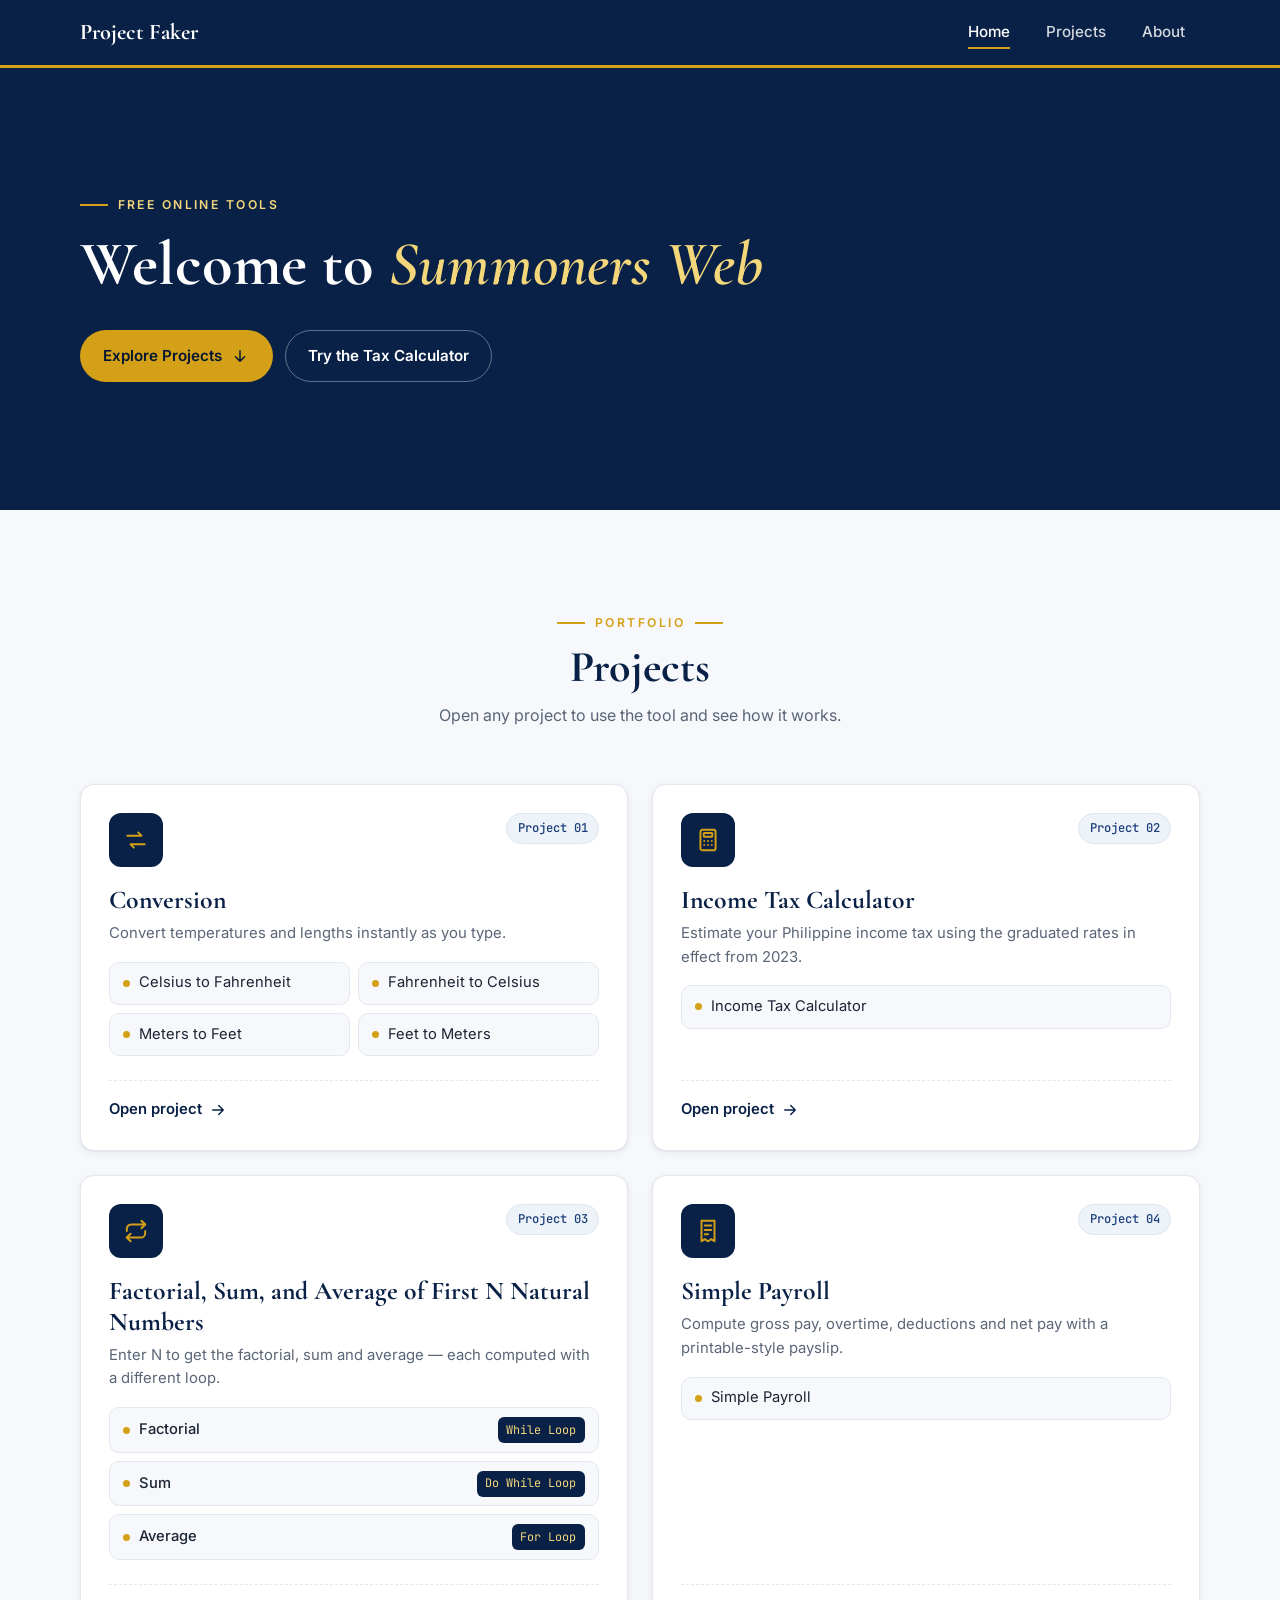
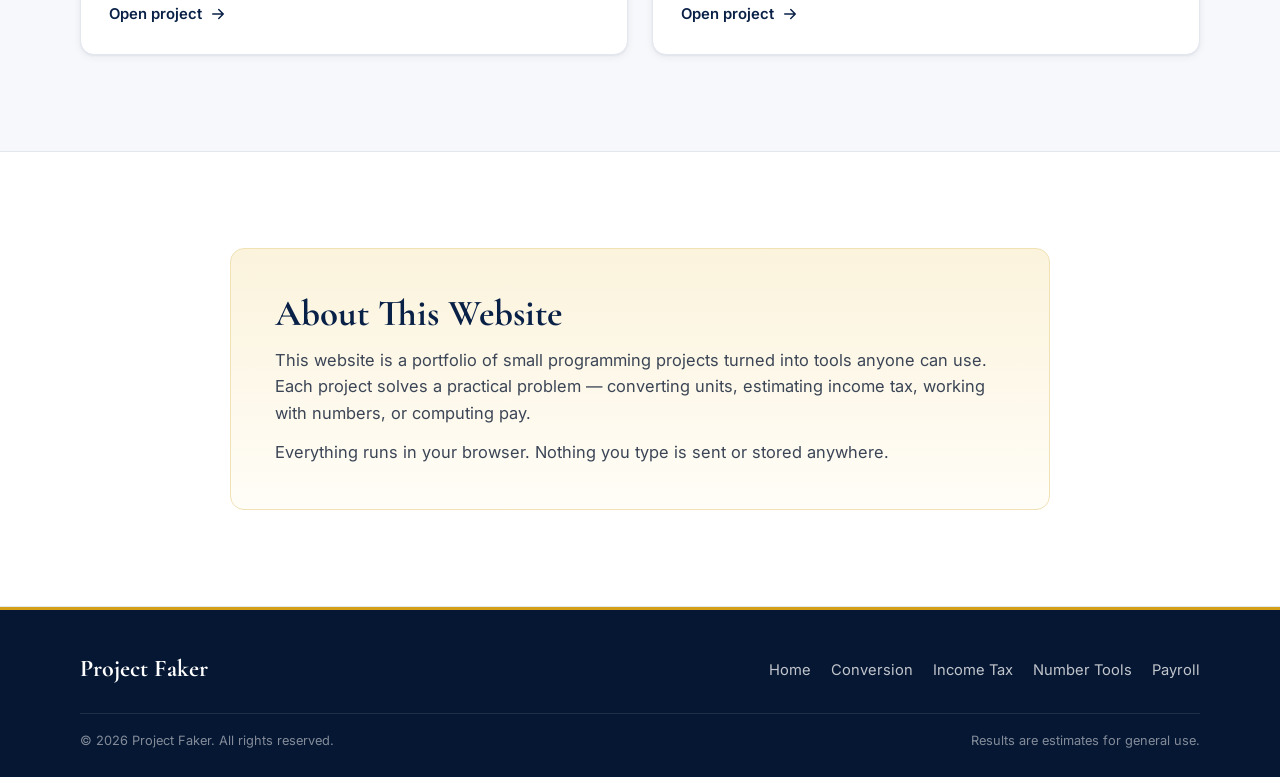
<file: index.html>
<!DOCTYPE html>
<html lang="en">
<head>
<meta charset="UTF-8">
<meta name="viewport" content="width=device-width, initial-scale=1.0">
<title>Project Faker</title>
<link rel="preconnect" href="https://fonts.googleapis.com">
<link rel="preconnect" href="https://fonts.gstatic.com" crossorigin>
<link href="https://fonts.googleapis.com/css2?family=Cormorant+Garamond:wght@500;600;700&family=Inter:wght@400;500;600;700&family=JetBrains+Mono:wght@400;500&display=swap" rel="stylesheet">
<link rel="stylesheet" href="style.css">
</head>
<body>

<header class="nav" id="nav">
  <div class="container nav-inner">
    <a href="#home" class="brand" aria-label="Project Faker home">
      <span class="brand-text">
        <span class="brand-title">Project Faker</span>
      </span>
    </a>
    <button class="nav-toggle" id="navToggle" aria-label="Open menu" aria-expanded="false" aria-controls="navLinks">
      <svg class="icon-open" viewBox="0 0 24 24" fill="none" stroke="currentColor" stroke-width="2" stroke-linecap="round"><path d="M4 7h16M4 12h16M4 17h16"/></svg>
      <svg class="icon-close" viewBox="0 0 24 24" fill="none" stroke="currentColor" stroke-width="2" stroke-linecap="round"><path d="M6 6l12 12M18 6L6 18"/></svg>
    </button>
    <ul class="nav-links" id="navLinks">
      <li><a href="#home" data-nav="home">Home</a></li>
      <li><a href="#projects" data-nav="projects">Projects</a></li>
      <li><a href="#about" data-nav="about">About</a></li>
    </ul>
  </div>
</header>

<main>
  <div class="view" id="view-home">
    <section class="hero" id="home">
      <div class="container">
        <div class="hero-inner">
          <span class="eyebrow">Free Online Tools</span>
          <h1>Welcome to <em>Summoners Web</em></h1>
          <div class="hero-actions">
            <a href="#projects" class="btn btn-gold">
              Explore Projects
              <svg viewBox="0 0 24 24" fill="none" stroke="currentColor" stroke-width="2" stroke-linecap="round" stroke-linejoin="round"><path d="M12 5v14M6 13l6 6 6-6"/></svg>
            </a>
            <a href="#income-tax" class="btn btn-light">Try the Tax Calculator</a>
          </div>
        </div>
      </div>
    </section>

    <section class="block" id="projects">
      <div class="container">
        <div class="section-head reveal">
          <span class="eyebrow">Portfolio</span>
          <h2>Projects</h2>
          <p>Open any project to use the tool and see how it works.</p>
        </div>
        <div class="grid" id="projectGrid"></div>
      </div>
    </section>

    <section class="block about" id="about">
      <div class="container">
        <div class="about-card reveal">
          <div>
            <h2>About This Website</h2>
            <p>This website is a portfolio of small programming projects turned into tools anyone can use. Each project solves a practical problem — converting units, estimating income tax, working with numbers, or computing pay.</p>
            <p>Everything runs in your browser. Nothing you type is sent or stored anywhere.</p>
          </div>
        </div>
      </div>
    </section>
  </div>

  <div class="view" id="view-project"></div>
</main>

<footer>
  <div class="container">
    <div class="footer-inner">
      <div class="footer-brand">
        <h4>Project Faker</h4>
      </div>
      <ul class="footer-links">
        <li><a href="#home">Home</a></li>
        <li><a href="#conversion">Conversion</a></li>
        <li><a href="#income-tax">Income Tax</a></li>
        <li><a href="#loops">Number Tools</a></li>
        <li><a href="#payroll">Payroll</a></li>
      </ul>
    </div>
    <div class="footer-bottom">
      <span>&copy; <span id="year"></span> Project Faker. All rights reserved.</span>
      <span>Results are estimates for general use.</span>
    </div>
  </div>
</footer>

<script src="script.js"></script>
</body>
</html>
</file>
<file: style.css>
:root {
  --navy-950: #061733;
  --navy-900: #0a2147;
  --navy-800: #102e5f;
  --navy-700: #1a3f7a;
  --navy-100: #eef2f9;
  --gold: #d4a017;
  --gold-soft: #f3d77a;
  --gold-tint: #fbf3dc;
  --ink: #1b2433;
  --muted: #5a6577;
  --line: #e3e7ee;
  --paper: #f7f8fb;
  --white: #ffffff;
  --good: #1f7a4d;
  --bad: #b42318;
  --radius: 14px;
  --shadow-sm: 0 1px 2px rgba(10,33,71,.06), 0 2px 8px rgba(10,33,71,.06);
  --shadow-md: 0 6px 18px rgba(10,33,71,.10), 0 18px 40px rgba(10,33,71,.10);
  --serif: "Cormorant Garamond", Georgia, "Times New Roman", serif;
  --sans: "Inter", system-ui, -apple-system, "Segoe UI", Roboto, sans-serif;
  --mono: "JetBrains Mono", ui-monospace, Menlo, Consolas, monospace;
  --nav-h: 68px;
}
*, *::before, *::after { box-sizing: border-box; }
html { scroll-padding-top: calc(var(--nav-h) + 8px); }
body { margin: 0; font-family: var(--sans); font-size: 16px; line-height: 1.6; color: var(--ink); background: var(--paper); -webkit-font-smoothing: antialiased; }
svg { display: block; }
a { color: inherit; }
button, input, select { font: inherit; }
.container { width: min(1120px, 100% - 40px); margin-inline: auto; }
:focus-visible { outline: 3px solid var(--gold); outline-offset: 3px; border-radius: 6px; }

.btn { display: inline-flex; align-items: center; justify-content: center; gap: .55rem; padding: .8rem 1.4rem; border-radius: 999px; border: 1.5px solid transparent; font-weight: 600; font-size: .95rem; text-decoration: none; cursor: pointer; transition: background-color .2s, color .2s, border-color .2s, transform .2s, box-shadow .2s; }
.btn svg { width: 18px; height: 18px; transition: transform .2s; }
.btn-gold { background: var(--gold); color: var(--navy-950); }
.btn-gold:hover { background: var(--gold-soft); transform: translateY(-1px); box-shadow: 0 8px 20px rgba(212,160,23,.3); }
.btn-outline { background: transparent; color: var(--navy-900); border-color: var(--navy-900); }
.btn-outline:hover { background: var(--navy-900); color: var(--white); }
.btn-light { background: transparent; color: var(--white); border-color: rgba(255,255,255,.35); }
.btn-light:hover { border-color: var(--white); background: rgba(255,255,255,.08); }
.btn-sm { padding: .55rem 1rem; font-size: .88rem; }
.btn-ghost { background: var(--white); color: var(--navy-900); border-color: var(--line); }
.btn-ghost:hover { border-color: var(--navy-900); }

.nav { position: sticky; top: 0; z-index: 50; height: var(--nav-h); background: var(--navy-900); border-bottom: 3px solid var(--gold); transition: box-shadow .25s; }
.nav.scrolled { box-shadow: 0 6px 20px rgba(6,23,51,.25); }
.nav-inner { height: 100%; display: flex; align-items: center; justify-content: space-between; gap: 1rem; }
.brand { display: flex; align-items: center; gap: .8rem; text-decoration: none; color: var(--white); }
.brand-mark { width: 40px; height: 40px; border-radius: 50%; display: grid; place-items: center; border: 1.5px solid var(--gold); color: var(--gold); font-family: var(--mono); font-size: .95rem; font-weight: 500; }
.brand-text { display: flex; flex-direction: column; line-height: 1.1; }
.brand-title { font-family: var(--serif); font-weight: 700; font-size: 1.4rem; }
.brand-sub { font-size: .66rem; letter-spacing: .18em; text-transform: uppercase; color: var(--gold-soft); margin-top: 3px; }
.nav-links { display: flex; gap: .35rem; list-style: none; margin: 0; padding: 0; }
.nav-links a { position: relative; display: block; padding: .55rem .95rem; color: rgba(255,255,255,.82); text-decoration: none; font-weight: 500; font-size: .95rem; border-radius: 8px; transition: color .2s, background-color .2s; }
.nav-links a::after { content: ""; position: absolute; left: .95rem; right: .95rem; bottom: .3rem; height: 2px; background: var(--gold); transform: scaleX(0); transform-origin: left; transition: transform .25s; }
.nav-links a:hover { color: var(--white); background: rgba(255,255,255,.06); }
.nav-links a.active { color: var(--white); }
.nav-links a.active::after, .nav-links a:hover::after { transform: scaleX(1); }
.nav-toggle { display: none; width: 44px; height: 44px; border-radius: 10px; background: transparent; border: 1px solid rgba(255,255,255,.25); color: var(--white); cursor: pointer; place-items: center; }
.nav-toggle svg { width: 22px; height: 22px; }
.nav-toggle .icon-close, .nav.open .nav-toggle .icon-open { display: none; }
.nav.open .nav-toggle .icon-close { display: block; }

.hero { position: relative; overflow: hidden; color: var(--white); padding: clamp(4.5rem, 10vw, 7.5rem) 0 clamp(5rem, 11vw, 8rem);
  background: var(--navy-900); }
.hero-inner { position: relative; z-index: 1; max-width: 740px; }
.eyebrow { display: inline-flex; align-items: center; gap: .6rem; font-size: .76rem; letter-spacing: .2em; text-transform: uppercase; font-weight: 600; color: var(--gold-soft); }
.eyebrow::before { content: ""; width: 28px; height: 2px; background: var(--gold); }
.hero h1 { font-family: var(--serif); font-weight: 700; font-size: clamp(2.4rem, 5.6vw, 3.9rem); line-height: 1.08; margin: 1rem 0 2rem; }
.hero h1 em { font-style: italic; color: var(--gold-soft); font-weight: 600; }
.hero .lead { font-size: clamp(1.02rem, 1.6vw, 1.18rem); color: rgba(255,255,255,.8); margin: 0 0 2.2rem; max-width: 560px; }
.hero-actions { display: flex; flex-wrap: wrap; gap: .75rem; }

section.block { padding: clamp(4rem, 8vw, 6rem) 0; }
.section-head { text-align: center; max-width: 640px; margin: 0 auto clamp(2.5rem, 5vw, 3.5rem); }
.section-head .eyebrow { color: var(--gold); justify-content: center; }
.section-head .eyebrow::after { content: ""; width: 28px; height: 2px; background: var(--gold); }
.section-head h2 { font-family: var(--serif); font-weight: 700; font-size: clamp(2rem, 4vw, 2.75rem); line-height: 1.15; color: var(--navy-900); margin: .6rem 0; }
.section-head p { color: var(--muted); margin: 0; }

.grid { display: grid; grid-template-columns: repeat(2, 1fr); gap: 1.5rem; }
.card { position: relative; display: flex; flex-direction: column; background: var(--white); border: 1px solid var(--line); border-radius: var(--radius); padding: 1.75rem; box-shadow: var(--shadow-sm); text-decoration: none; color: inherit; overflow: hidden; transition: transform .3s, box-shadow .3s, border-color .3s; }
.card::before { content: ""; position: absolute; left: 0; top: 0; right: 0; height: 4px; background: linear-gradient(90deg, var(--navy-800), var(--gold)); transform: scaleX(0); transform-origin: left; transition: transform .35s; }
.card:hover { transform: translateY(-4px); box-shadow: var(--shadow-md); border-color: #d5dbe6; }
.card:hover::before { transform: scaleX(1); }
.card-top { display: flex; align-items: flex-start; justify-content: space-between; gap: 1rem; margin-bottom: 1.1rem; }
.card-icon { width: 54px; height: 54px; flex: none; border-radius: 12px; background: var(--navy-900); color: var(--gold); display: grid; place-items: center; transition: background-color .3s, color .3s; }
.card-icon svg { width: 26px; height: 26px; }
.card:hover .card-icon { background: var(--gold); color: var(--navy-950); }
.tag { font-family: var(--mono); font-size: .76rem; font-weight: 500; color: var(--navy-700); background: var(--navy-100); border: 1px solid #dde5f2; padding: .3rem .65rem; border-radius: 999px; }
.card h3 { font-family: var(--serif); font-weight: 700; font-size: 1.6rem; line-height: 1.2; color: var(--navy-900); margin: 0 0 .4rem; }
.card .blurb { color: var(--muted); font-size: .93rem; margin: 0 0 1rem; }
.topics { list-style: none; margin: 0 0 1.5rem; padding: 0; display: grid; gap: .5rem; }
.topics.two-col { grid-template-columns: 1fr 1fr; }
.topic { display: flex; align-items: center; gap: .6rem; padding: .55rem .8rem; background: var(--paper); border: 1px solid var(--line); border-radius: 10px; font-size: .92rem; }
.topic .dot { width: 7px; height: 7px; border-radius: 50%; background: var(--gold); flex: none; }
.topic.loop { justify-content: space-between; }
.topic.loop .name { display: flex; align-items: center; gap: .6rem; font-weight: 500; }
.loop-tag { font-family: var(--mono); font-size: .74rem; padding: .22rem .55rem; border-radius: 6px; white-space: nowrap; background: var(--navy-900); color: var(--gold-soft); }
.card-foot { margin-top: auto; display: flex; align-items: center; justify-content: space-between; padding-top: 1.1rem; border-top: 1px dashed var(--line); font-weight: 600; color: var(--navy-900); font-size: .93rem; }
.card-foot svg { width: 18px; height: 18px; transition: transform .25s; }
.card:hover .card-foot svg { transform: translateX(4px); }
.card-foot .open-label { display: flex; align-items: center; gap: .45rem; }

.about { background: var(--white); border-top: 1px solid var(--line); border-bottom: 1px solid var(--line); }
.about-card { max-width: 820px; margin: 0 auto; padding: clamp(1.75rem, 4vw, 2.75rem); border-radius: var(--radius); background: linear-gradient(180deg, var(--gold-tint), #fffdf7); border: 1px solid #f0e2b5; }
.about-card h2 { font-family: var(--serif); font-size: clamp(1.8rem, 3.4vw, 2.3rem); color: var(--navy-900); margin: 0 0 .7rem; line-height: 1.15; }
.about-card p { margin: 0 0 .8rem; color: #3b4556; font-size: 1.03rem; }
.about-card p:last-child { margin-bottom: 0; }

.page-hero { color: var(--white); background: radial-gradient(900px 400px at 90% -20%, rgba(212,160,23,.2), transparent 60%), linear-gradient(160deg, var(--navy-900), var(--navy-950)); padding: 2.5rem 0 3rem; }
.crumbs { display: flex; flex-wrap: wrap; align-items: center; gap: .45rem; font-size: .85rem; color: rgba(255,255,255,.65); margin-bottom: 1.5rem; }
.crumbs a { color: rgba(255,255,255,.8); text-decoration: none; }
.crumbs a:hover { color: var(--gold-soft); text-decoration: underline; }
.page-title { display: flex; align-items: center; gap: 1.1rem; }
.page-title .card-icon { width: 60px; height: 60px; background: var(--gold); color: var(--navy-950); }
.page-title .tag { background: rgba(255,255,255,.1); border-color: rgba(255,255,255,.2); color: var(--gold-soft); }
.page-hero h1 { font-family: var(--serif); font-size: clamp(2rem, 4.6vw, 3rem); line-height: 1.1; margin: .5rem 0 0; }
.page-hero .lead { color: rgba(255,255,255,.78); max-width: 640px; margin: 1rem 0 0; }

.page-body { padding: clamp(2rem, 5vw, 3rem) 0 clamp(3rem, 6vw, 4.5rem); }
.panel { background: var(--white); border: 1px solid var(--line); border-radius: var(--radius); box-shadow: var(--shadow-sm); padding: clamp(1.25rem, 3vw, 1.75rem); }
.panel + .panel { margin-top: 1.5rem; }
.panel h2 { font-family: var(--serif); font-size: 1.6rem; color: var(--navy-900); margin: 0 0 .25rem; line-height: 1.2; }
.panel .sub { color: var(--muted); margin: 0 0 1.25rem; font-size: .93rem; }
.split { display: grid; grid-template-columns: 1.05fr .95fr; gap: 1.5rem; align-items: start; }

.field { display: flex; flex-direction: column; gap: .35rem; margin-bottom: 1rem; }
.field label { font-size: .84rem; font-weight: 600; color: var(--navy-900); }
.field .help { font-size: .78rem; color: var(--muted); }
.input-wrap { position: relative; display: flex; align-items: center; }
.input-wrap .affix { position: absolute; font-size: .9rem; color: var(--muted); pointer-events: none; }
.input-wrap .prefix { left: .9rem; }
.input-wrap .suffix { right: .9rem; }
input[type="number"], input[type="text"], select { width: 100%; padding: .75rem .9rem; border: 1.5px solid var(--line); border-radius: 10px; background: var(--white); color: var(--ink); font-size: 1rem; transition: border-color .2s, box-shadow .2s; }
.input-wrap.has-prefix input { padding-left: 2rem; }
.input-wrap.has-suffix input { padding-right: 3.2rem; }
input:focus, select:focus { outline: none; border-color: var(--navy-700); box-shadow: 0 0 0 3px rgba(26,63,122,.15); }
input.invalid { border-color: var(--bad); }
.error { color: var(--bad); font-size: .8rem; min-height: 1em; }
.row { display: grid; grid-template-columns: 1fr 1fr; gap: 1rem; }
.seg { display: inline-flex; background: var(--paper); border: 1px solid var(--line); border-radius: 999px; padding: 4px; margin-bottom: 1rem; }
.seg button { border: 0; background: transparent; padding: .45rem 1rem; border-radius: 999px; cursor: pointer; font-size: .88rem; font-weight: 600; color: var(--muted); transition: background-color .2s, color .2s; }
.seg button.on { background: var(--navy-900); color: var(--white); }

.conv-grid { display: grid; grid-template-columns: 1fr 1fr; gap: 1.25rem; }
.conv { border: 1px solid var(--line); border-radius: 12px; padding: 1.25rem; background: var(--white); transition: border-color .2s, box-shadow .2s; }
.conv:focus-within { border-color: #c4cfe2; box-shadow: var(--shadow-sm); }
.conv h3 { margin: 0 0 1rem; font-size: 1.02rem; color: var(--navy-900); display: flex; align-items: center; gap: .55rem; }
.conv h3 .dot { width: 8px; height: 8px; border-radius: 50%; background: var(--gold); }
.conv .result { margin-top: .25rem; padding: .9rem 1rem; border-radius: 10px; background: var(--navy-900); color: var(--white); display: flex; align-items: baseline; justify-content: space-between; gap: .5rem; }
.conv .result .val { font-family: var(--mono); font-size: 1.35rem; color: var(--gold-soft); word-break: break-all; }
.conv .result .unit { font-size: .82rem; color: rgba(255,255,255,.7); }
.conv .formula { font-family: var(--mono); font-size: .76rem; color: var(--muted); margin-top: .7rem; }

.result-box { background: var(--navy-900); color: var(--white); border-radius: 12px; padding: 1.4rem; }
.result-box .label { font-size: .74rem; letter-spacing: .14em; text-transform: uppercase; color: rgba(255,255,255,.6); }
.result-box .big { font-family: var(--serif); font-weight: 700; font-size: clamp(2rem, 5vw, 2.6rem); color: var(--gold-soft); line-height: 1.1; margin: .2rem 0 1rem; word-break: break-word; }
.kv { display: grid; gap: 0; }
.kv div { display: flex; justify-content: space-between; gap: 1rem; padding: .55rem 0; border-top: 1px solid rgba(255,255,255,.1); font-size: .92rem; }
.kv div span:first-child { color: rgba(255,255,255,.7); }
.kv div span:last-child { font-family: var(--mono); font-size: .88rem; text-align: right; }
.kv div.total span { color: var(--gold-soft); font-weight: 600; }

table.brackets { width: 100%; border-collapse: collapse; font-size: .88rem; }
table.brackets th, table.brackets td { text-align: left; padding: .65rem .75rem; border-bottom: 1px solid var(--line); }
table.brackets th { font-size: .74rem; letter-spacing: .08em; text-transform: uppercase; color: var(--muted); font-weight: 600; background: var(--paper); }
table.brackets tr.active td { background: var(--gold-tint); font-weight: 600; color: var(--navy-900); }
table.brackets tr.active td:first-child { box-shadow: inset 3px 0 0 var(--gold); }
.table-wrap { overflow-x: auto; border: 1px solid var(--line); border-radius: 10px; }
.note { font-size: .8rem; color: var(--muted); margin: .9rem 0 0; }

.loop-cards { display: grid; grid-template-columns: repeat(3, 1fr); gap: 1.25rem; }
.loop-card { border: 1px solid var(--line); border-radius: 12px; overflow: hidden; display: flex; flex-direction: column; background: var(--white); }
.loop-card header { padding: 1rem 1.15rem .9rem; display: flex; align-items: center; justify-content: space-between; gap: .5rem; border-bottom: 1px solid var(--line); }
.loop-card header h3 { margin: 0; font-size: 1.05rem; color: var(--navy-900); }
.loop-card .out { padding: 1rem 1.15rem; }
.loop-card .out .val { font-family: var(--mono); font-size: 1.3rem; color: var(--navy-900); word-break: break-all; line-height: 1.35; }
.loop-card .out .val.long { font-size: .85rem; max-height: 7.5em; overflow: auto; }
.loop-card .out .trace { font-family: var(--mono); font-size: .76rem; color: var(--muted); margin-top: .5rem; word-break: break-word; }
pre.code { margin: auto 0 0; padding: 1rem 1.15rem; background: var(--navy-950); color: #d9e2f2; font-family: var(--mono); font-size: .78rem; line-height: 1.6; overflow-x: auto; }
pre.code .k { color: var(--gold-soft); }
pre.code .c { color: #7f8fab; font-style: italic; }
pre.code .n { color: #9ed7b5; }
pre.code .s { color: #f2b8a2; }
.code-block { margin-top: auto; background: var(--navy-950); border-top: 1px solid rgba(255,255,255,.06); }
.panel > .code-block { border-radius: 12px; overflow: hidden; margin-top: 0; }
.code-bar { display: flex; align-items: center; justify-content: space-between; gap: .5rem; padding: .5rem .75rem .5rem 1.15rem; border-bottom: 1px solid rgba(255,255,255,.08); }
.lang { display: inline-flex; align-items: center; gap: .45rem; font-family: var(--mono); font-size: .72rem; color: rgba(255,255,255,.75); letter-spacing: .03em; }
.lang b { display: inline-grid; place-items: center; width: 20px; height: 20px; border-radius: 4px; background: #f0db4f; color: #1b1b1b; font-size: .6rem; font-weight: 700; font-family: var(--sans); }
.copy-btn { border: 1px solid rgba(255,255,255,.18); background: transparent; color: rgba(255,255,255,.8); font-size: .74rem; font-weight: 600; padding: .35rem .7rem; border-radius: 6px; cursor: pointer; min-height: 32px; transition: background-color .2s, color .2s; }
.copy-btn:hover { background: rgba(255,255,255,.1); color: var(--white); }
.code-block pre.code { margin: 0; }

.payslip { border: 1px solid var(--line); border-radius: 12px; overflow: hidden; background: var(--white); }
.payslip .ps-head { background: var(--navy-900); color: var(--white); padding: 1.1rem 1.25rem; border-bottom: 3px solid var(--gold); display: flex; justify-content: space-between; align-items: flex-end; gap: 1rem; }
.payslip .ps-head strong { font-family: var(--serif); font-size: 1.35rem; display: block; line-height: 1.1; }
.payslip .ps-head small { color: rgba(255,255,255,.65); font-size: .78rem; }
.ps-lines { padding: .5rem 1.25rem 1rem; }
.ps-line { display: flex; justify-content: space-between; gap: 1rem; padding: .6rem 0; border-bottom: 1px dashed var(--line); font-size: .92rem; }
.ps-line span:last-child { font-family: var(--mono); font-size: .88rem; }
.ps-line.sub { color: var(--muted); font-size: .84rem; }
.ps-line.minus span:last-child { color: var(--bad); }
.ps-line.gross { font-weight: 600; color: var(--navy-900); }
.ps-net { display: flex; justify-content: space-between; align-items: baseline; gap: 1rem; margin: 0 1.25rem 1.25rem; padding: 1rem 1.1rem; border-radius: 10px; background: var(--gold-tint); border: 1px solid #efd98f; }
.ps-net span:first-child { font-weight: 700; color: var(--navy-900); }
.ps-net span:last-child { font-family: var(--serif); font-weight: 700; font-size: 1.8rem; color: var(--navy-900); }

.pager { display: grid; grid-template-columns: 1fr 1fr; gap: 1rem; margin-top: 2rem; }
.pager a { display: flex; flex-direction: column; gap: .2rem; padding: 1rem 1.25rem; border: 1px solid var(--line); border-radius: 12px; background: var(--white); text-decoration: none; transition: border-color .2s, transform .2s, box-shadow .2s; }
.pager a:hover { border-color: var(--navy-700); transform: translateY(-2px); box-shadow: var(--shadow-sm); }
.pager a small { font-size: .75rem; letter-spacing: .1em; text-transform: uppercase; color: var(--muted); }
.pager a strong { color: var(--navy-900); font-family: var(--serif); font-size: 1.2rem; line-height: 1.2; }
.pager a.next { text-align: right; grid-column: 2; }

footer { background: var(--navy-950); color: rgba(255,255,255,.75); border-top: 3px solid var(--gold); }
.footer-inner { display: flex; flex-wrap: wrap; align-items: center; justify-content: space-between; gap: 1.5rem; padding: 2.5rem 0 1.5rem; }
.footer-brand h4 { font-family: var(--serif); color: var(--white); font-size: 1.5rem; margin: 0; }
.footer-brand p { margin: .25rem 0 0; color: var(--gold-soft); font-size: .88rem; }
.footer-links { display: flex; flex-wrap: wrap; gap: 1.25rem; list-style: none; margin: 0; padding: 0; }
.footer-links a { text-decoration: none; font-size: .92rem; transition: color .2s; }
.footer-links a:hover { color: var(--gold); }
.footer-bottom { display: flex; flex-wrap: wrap; justify-content: space-between; gap: .5rem; border-top: 1px solid rgba(255,255,255,.1); padding: 1.1rem 0 1.6rem; font-size: .8rem; color: rgba(255,255,255,.5); }

.view { display: none; }
.view.current { display: block; animation: fadeIn .4s ease; }
@keyframes fadeIn { from { opacity: 0; transform: translateY(8px); } to { opacity: 1; transform: none; } }
.reveal { opacity: 0; transform: translateY(18px); transition: opacity .6s, transform .6s; }
.reveal.in { opacity: 1; transform: none; }

@media (max-width: 960px) {
  .loop-cards { grid-template-columns: 1fr; }
  .split { grid-template-columns: 1fr; }
}
@media (max-width: 820px) { .grid { grid-template-columns: 1fr; } }
@media (max-width: 720px) {
  .nav-toggle { display: grid; }
  .nav-links { position: absolute; left: 0; right: 0; top: var(--nav-h); flex-direction: column; gap: 0; background: var(--navy-900); border-bottom: 3px solid var(--gold); padding: .5rem 20px 1rem; transform: translateY(-8px); opacity: 0; visibility: hidden; transition: transform .25s, opacity .25s, visibility .25s; box-shadow: 0 14px 24px rgba(6,23,51,.3); }
  .nav.open .nav-links { transform: none; opacity: 1; visibility: visible; }
  .nav-links a { padding: .85rem .5rem; border-bottom: 1px solid rgba(255,255,255,.08); border-radius: 0; }
  .nav-links li:last-child a { border-bottom: 0; }
  .nav-links a::after { left: .5rem; right: auto; width: 24px; bottom: .45rem; }
  .conv-grid { grid-template-columns: 1fr; }
}
@media (max-width: 480px) {
  body { font-size: 15px; }
  .brand-sub { display: none; }
  .brand-title { font-size: 1.25rem; }
  .card { padding: 1.4rem 1.25rem; }
  .topics.two-col, .row, .pager { grid-template-columns: 1fr; }
  .pager a.next { grid-column: 1; }
  .page-title { align-items: flex-start; }
  .page-title .card-icon { width: 48px; height: 48px; }
  .hero-actions .btn { width: 100%; }
}

html { -webkit-text-size-adjust: 100%; text-size-adjust: 100%; }
a, button, input, select { touch-action: manipulation; -webkit-tap-highlight-color: rgba(212,160,23,.18); }
.seg button { min-height: 40px; min-width: 88px; }
.split + .panel, .split + .result-box { margin-top: 1.5rem; }
.kv div span:last-child, .ps-line span:last-child, .ps-net span:last-child, .conv .result .val { white-space: nowrap; }
.conv .result .val { overflow-x: auto; }
input[type="number"] { 
  -moz-appearance: textfield; 
  appearance: textfield;
}
@media (hover: none) {
  .card:hover, .pager a:hover, .btn-gold:hover { transform: none; box-shadow: var(--shadow-sm); }
  .card:active { transform: scale(.99); }
  .card::before { transform: scaleX(1); }
}
@media (min-width: 640px) and (max-width: 820px) {
  .grid { grid-template-columns: 1fr 1fr; gap: 1.1rem; }
  .grid .card { padding: 1.4rem; }
  .grid .card h3 { font-size: 1.4rem; }
  .grid .topics.two-col { grid-template-columns: 1fr; }
}
@media (min-width: 721px) and (max-width: 960px) {
  .split { grid-template-columns: 1fr 1fr; }
  .conv-grid { grid-template-columns: 1fr 1fr; }
}
@media (max-width: 560px) {
  table.brackets thead { display: none; }
  table.brackets, table.brackets tbody, table.brackets tr, table.brackets td { display: block; width: 100%; }
  table.brackets tr { padding: .75rem .9rem; border-bottom: 1px solid var(--line); }
  table.brackets tr:last-child { border-bottom: 0; }
  table.brackets td { padding: 0; border: 0; }
  table.brackets td:first-child { font-weight: 600; color: var(--navy-900); }
  table.brackets td:last-child { color: var(--muted); font-size: .84rem; margin-top: .15rem; }
  table.brackets tr.active { background: var(--gold-tint); box-shadow: inset 3px 0 0 var(--gold); }
  table.brackets tr.active td, table.brackets tr.active td:first-child { background: transparent; box-shadow: none; }
  .result-box { padding: 1.2rem; }
  .kv div { font-size: .86rem; }
  .payslip .ps-head { flex-direction: column; align-items: flex-start; gap: .25rem; }
  .ps-net span:last-child { font-size: 1.5rem; }
  .section-head { margin-bottom: 2rem; }
  .page-hero { padding: 1.75rem 0 2.25rem; }
}
@media (max-width: 360px) {
  .container { width: calc(100% - 28px); }
  .panel { padding: 1.1rem; }
  .conv { padding: 1rem; }
}
@media (prefers-reduced-motion: reduce) {
  *, *::before, *::after { transition: none !important; animation: none !important; }
  .reveal { opacity: 1; transform: none; }
}
</file>
